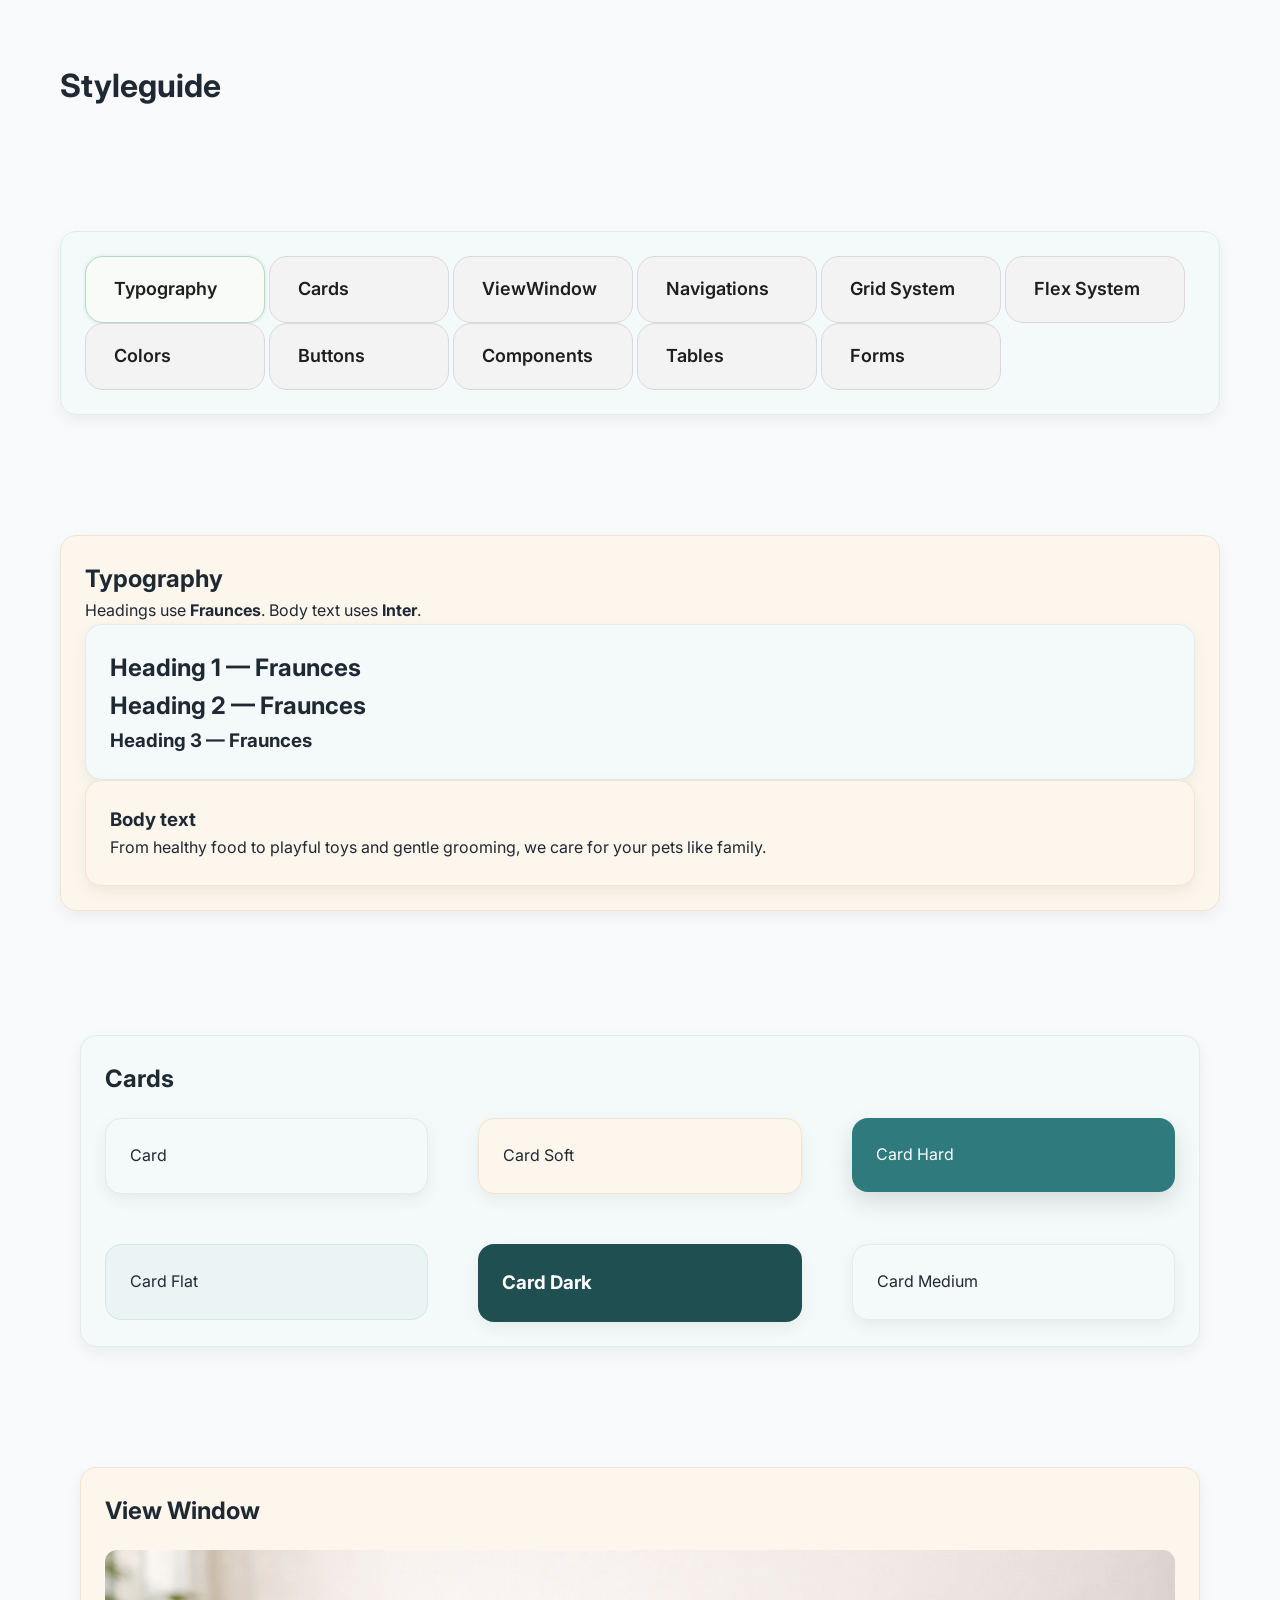
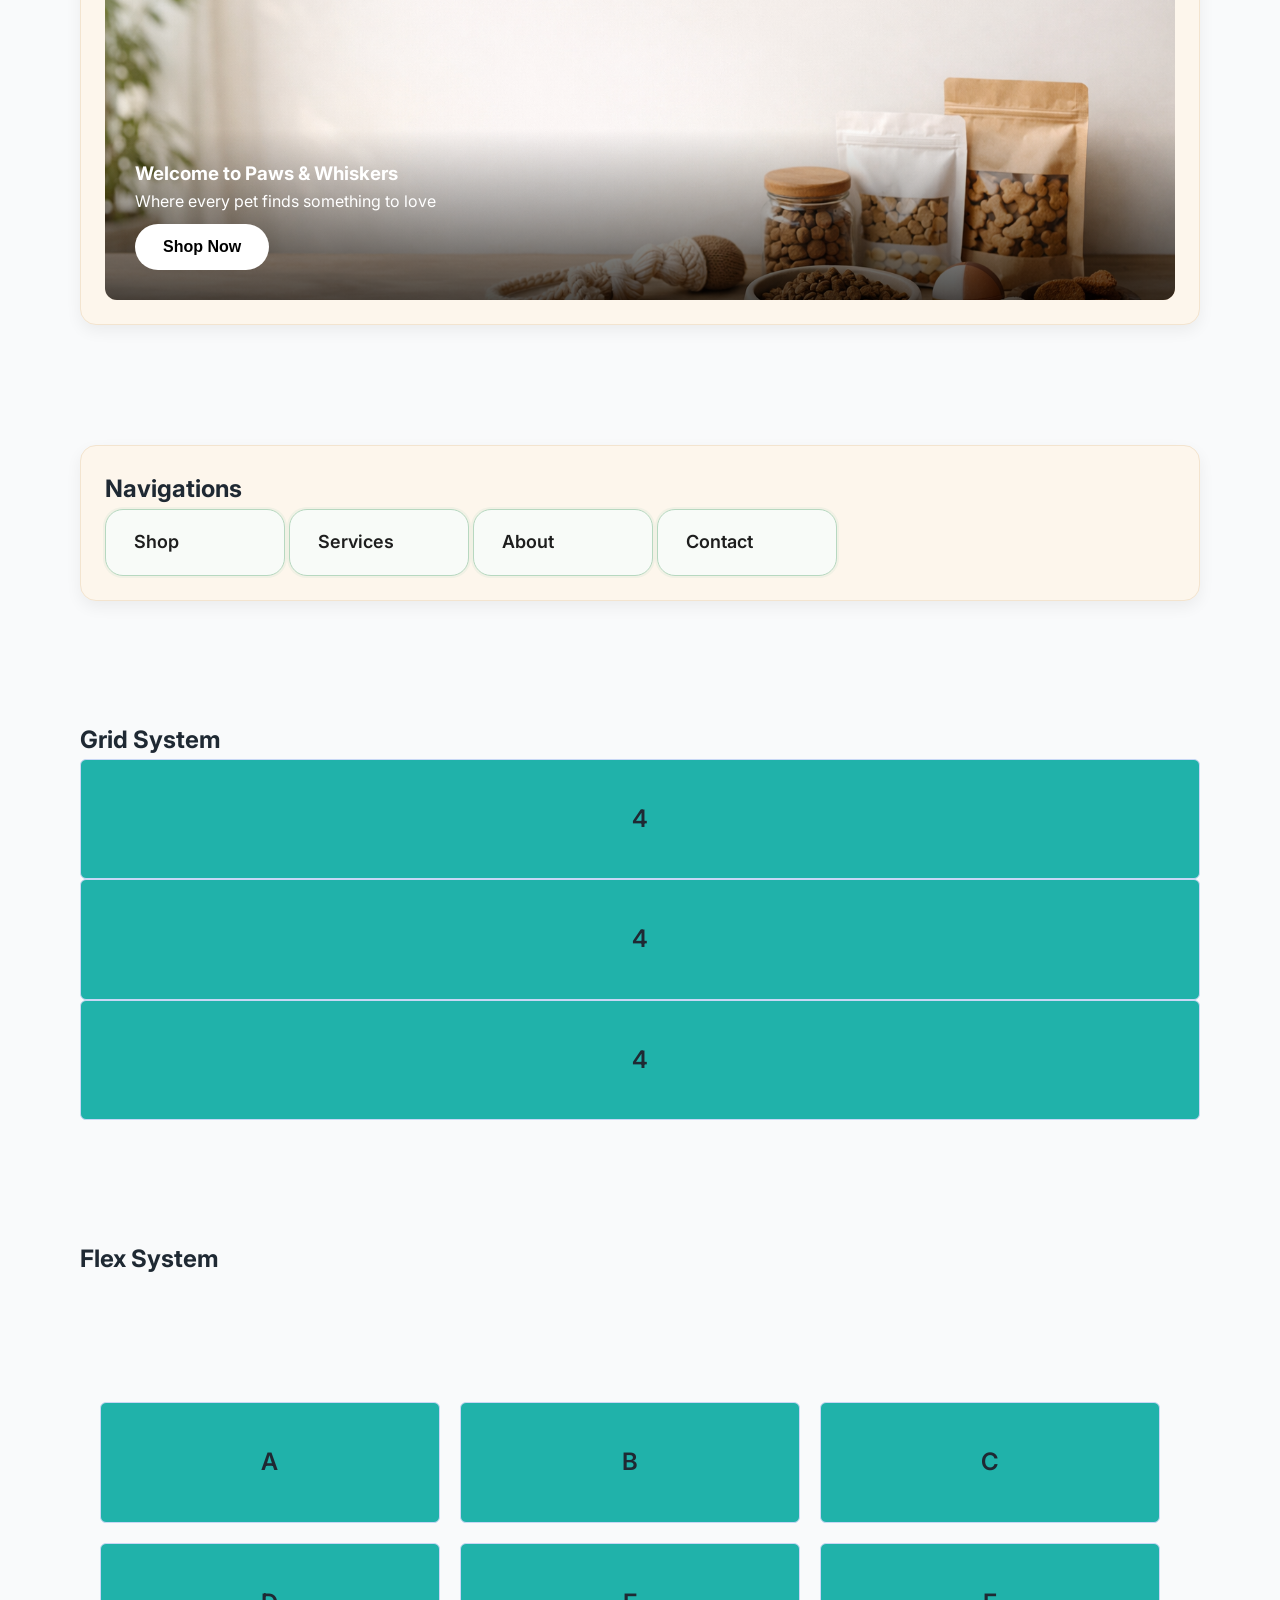
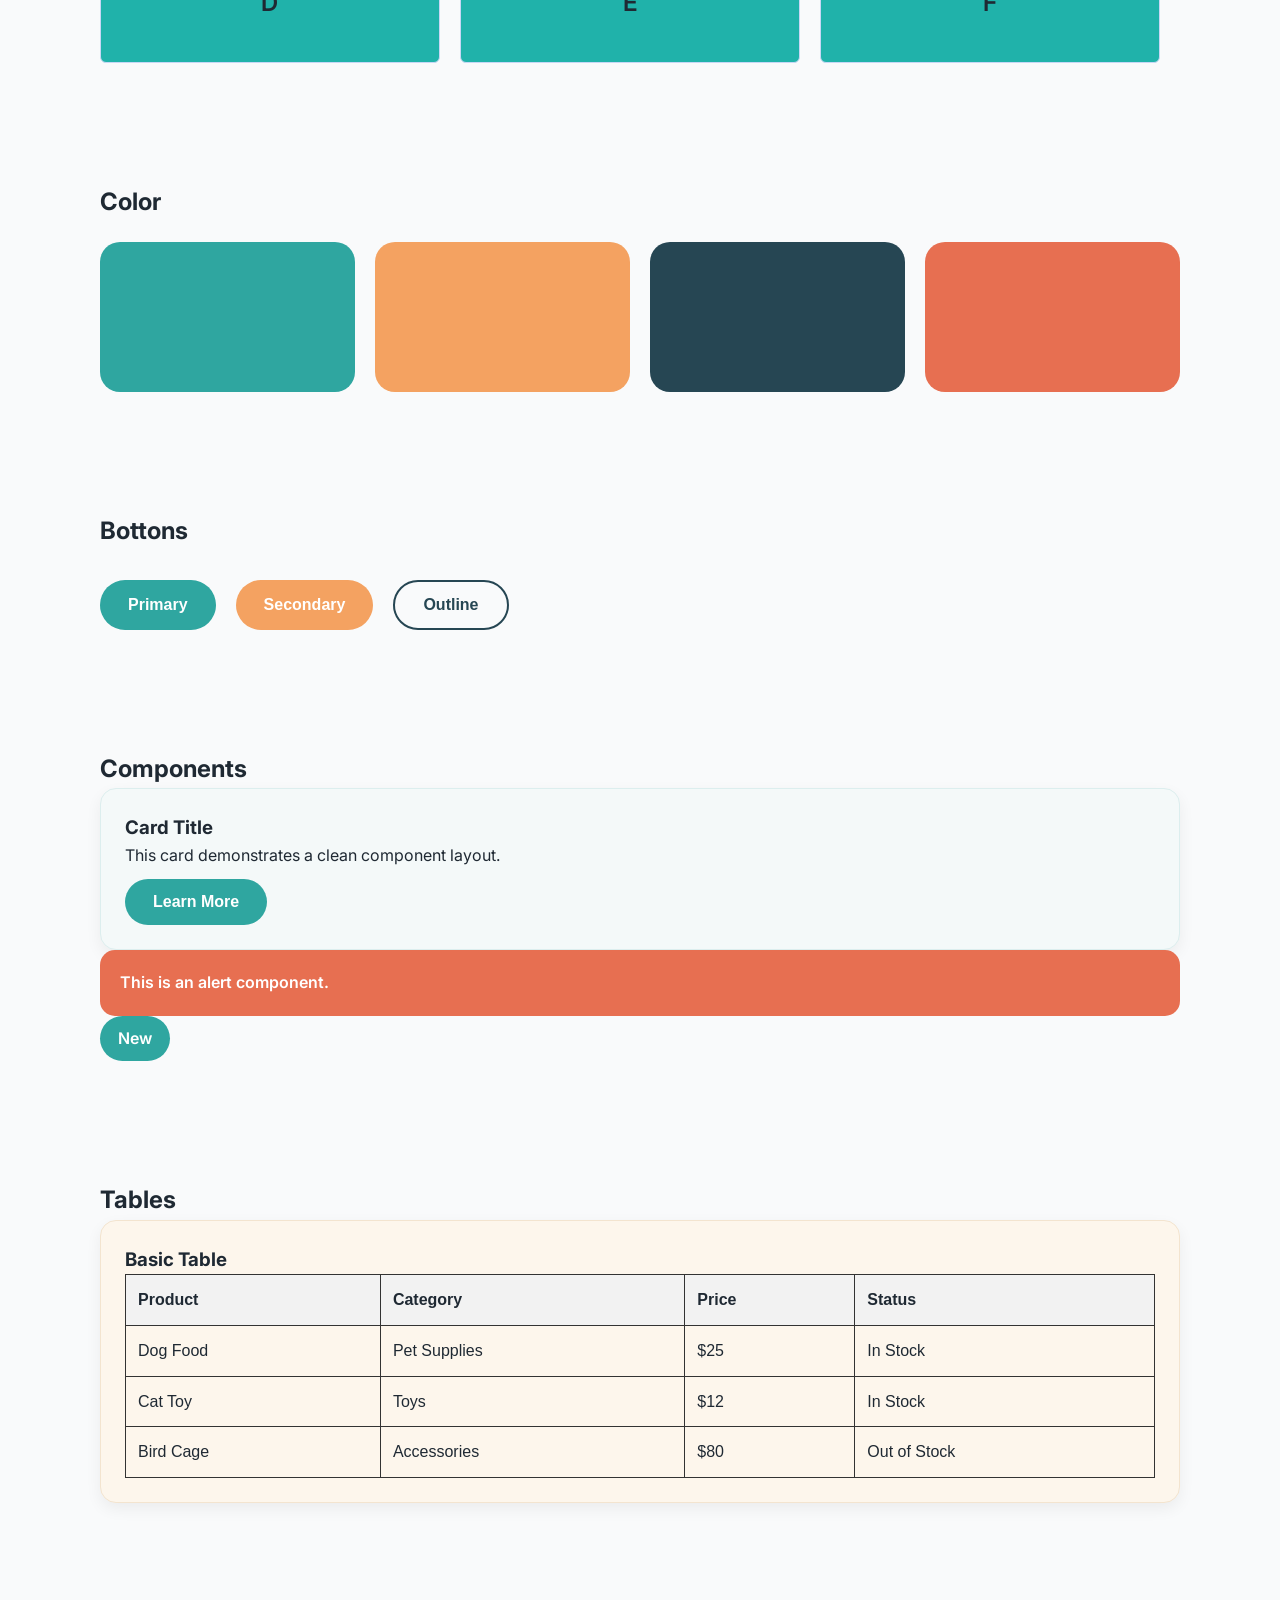
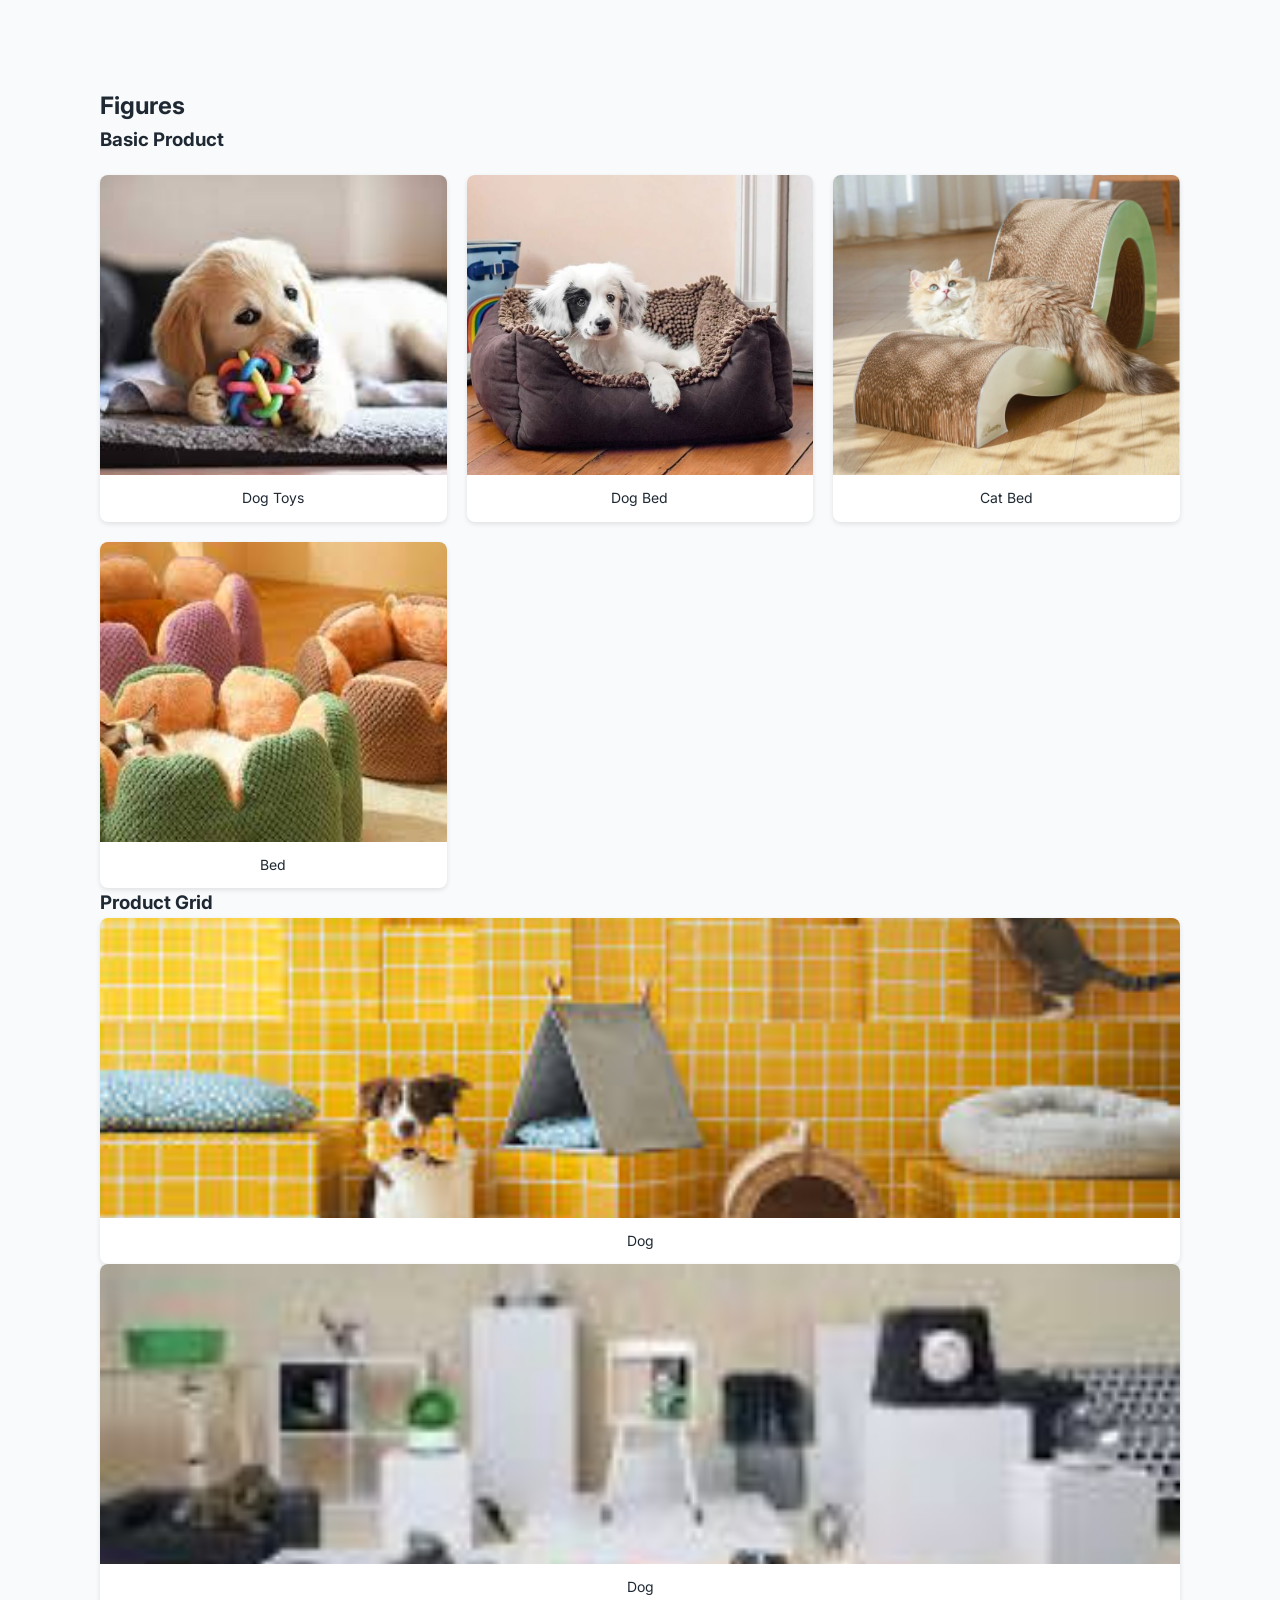
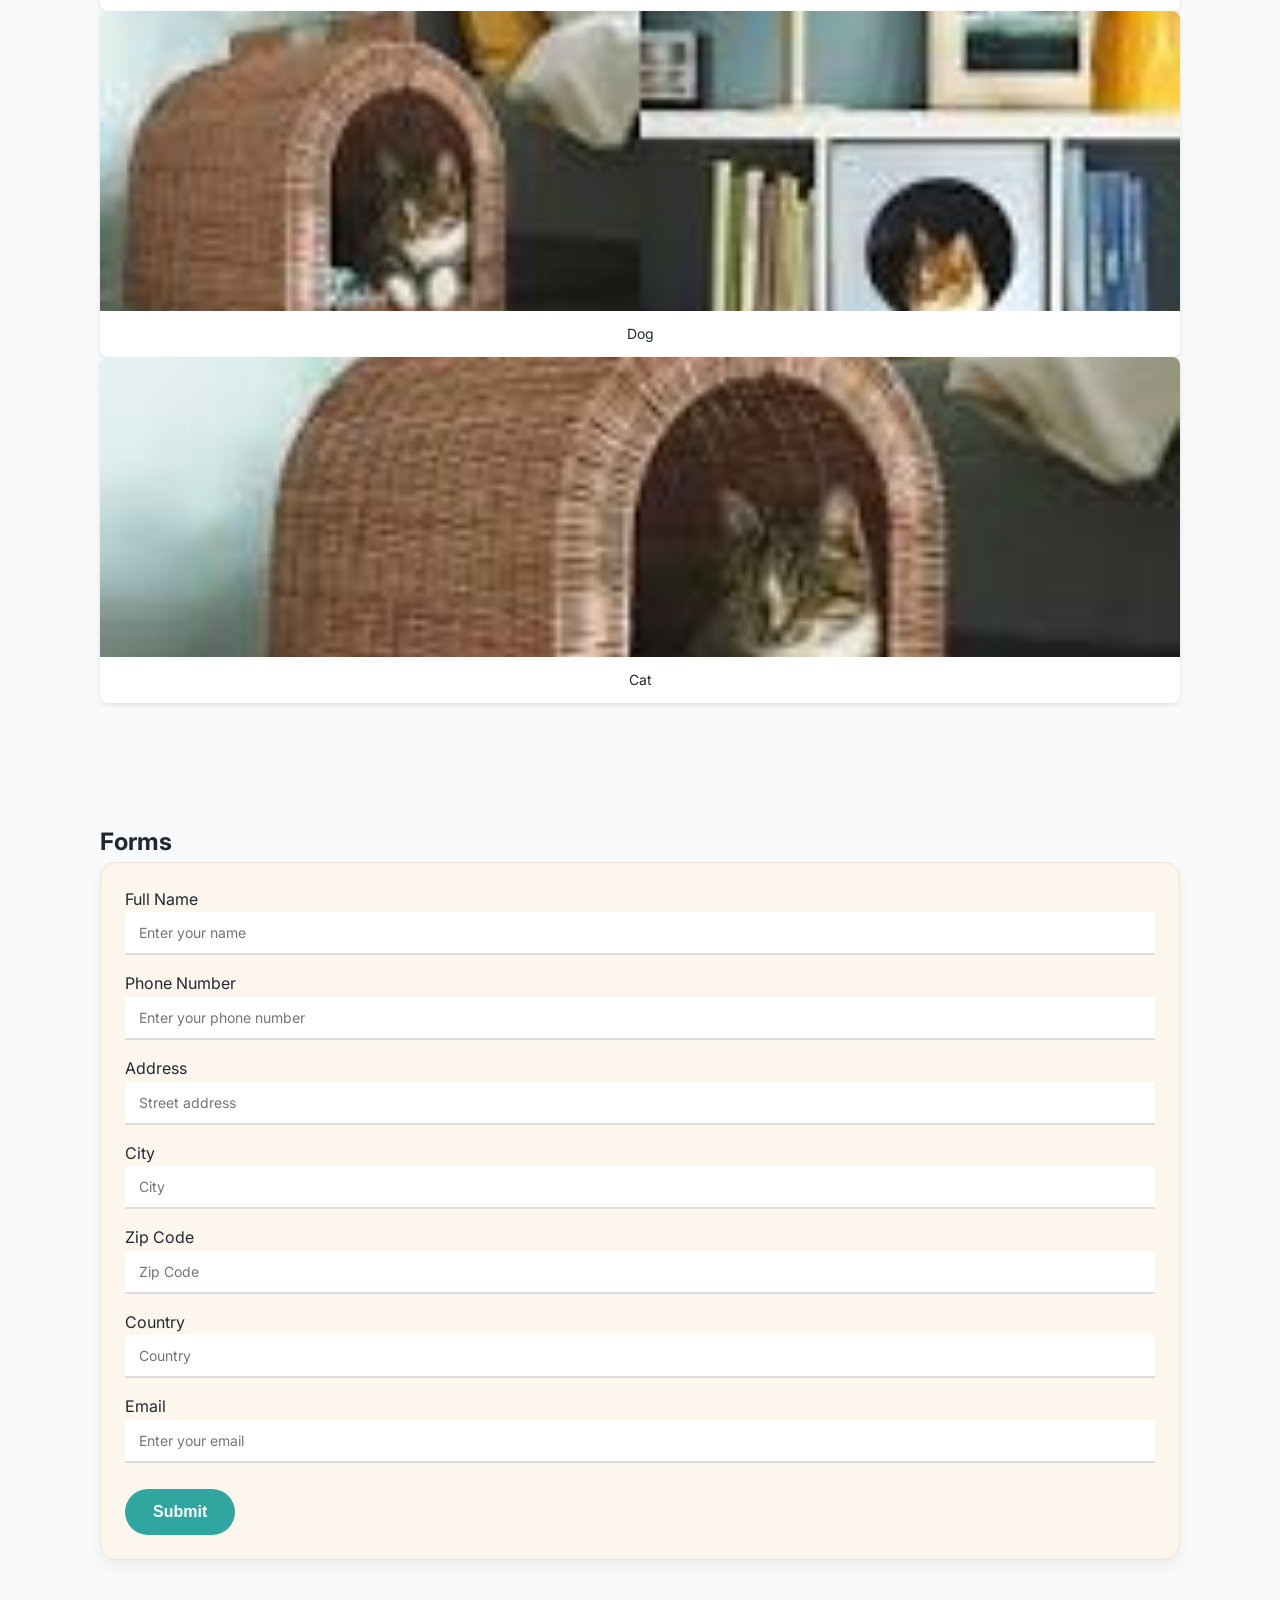
<file: aau/wnm608/gao.xiaohuan/styleguide/index.html>
<!DOCTYPE html>
<html lang="en">
<head>
  <meta charset="UTF-8" />
  <title>Paws & Whiskers Pet Store CSS Styleguide</title>

  <meta name="viewport" content="width=device-width, initial-scale=1.0" />

  <!--Fonts -->
  <link rel="preconnect" href="https://fonts.googleapis.com" />
  <link rel="preconnect" href="https://fonts.gstatic.com" crossorigin />
  <link
    href="https://fonts.googleapis.com/css2?family=Fraunces:wght@600;700&family=Inter:wght@400;500;600&display=swap"
    rel="stylesheet"
  />

  <link rel="stylesheet" href="../lib/css/styleguide.css" />
  <link rel="stylesheet" href="../lib/css/gridsystem.css" />
  <link rel="stylesheet" href="../css/storetheme.css" />
</head>
<body>

  <header>
    <div class="container nav">
      <h1 class="logo">Styleguide</h1>
      <nav>
      </nav>
    </div>
  </header>
	


	<div class="container" id="tableofcontents">
		<div class="card">
			<nav class="tab-nav">
    <ul>
      <a href="#typography" class="tab-link active">Typography</a>
      <a href="#cards" class="tab-link">Cards</a>
      <a href="#viewwindow" class="tab-link">ViewWindow</a>
      <a href="#navigations" class="tab-link">Navigations</a>
      <a href="#gridsystem" class="tab-link">Grid System</a>
      <a href="#flexsystem" class="tab-link">Flex System</a>
      <a href="#colors" class="tab-link">Colors</a>
      <a href="#buttons" class="tab-link">Buttons</a>
      <a href="#components" class="tab-link">Components</a>
      <a href="#tables" class="tab-link">Tables</a>
      <a href="#forms" class="tab-link">Forms</a>
    </ul>
  </nav>
</div>
</div>


<!-- TYPOGRAPHY -->
    <div class="container">
      <section class="card soft" id="typography">
        <h2>Typography</h2>
        <p class="muted">Headings use <b>Fraunces</b>. Body text uses <b>Inter</b>.</p>

        <div class="sg-grid">
          <div class="card">
            <h3 class="sg-subtitle"></h3>
            <h1>Heading 1 — Fraunces</h1>
            <h2>Heading 2 — Fraunces</h2>
            <h3>Heading 3 — Fraunces</h3>
          </div>

          <div class="card soft">
            <h3>Body text</h3>
            <p>
              From healthy food to playful toys and gentle grooming, we care for your pets like family.

		</div>
	</div>
</section>


<!-- Card -->

	<section class="container" id="cards">
  <div class="card">
    <h2>Cards</h2>

    <div class="grid gap">
      <div class="col-xs-12 col-md-4">
        <div class="card">Card</div>
      </div>

      <div class="col-xs-12 col-md-4">
        <div class="card soft">Card Soft</div>
      </div>

      <div class="col-xs-12 col-md-4">
        <div class="card hard">Card Hard</div>
      </div>

      <div class="col-xs-12 col-md-4">
        <div class="card flat">Card Flat</div>
      </div>

      <div class="col-xs-12 col-md-4">
        <div class="card dark">
          <h3>Card Dark</h3>
        </div>
      </div>

      <div class="col-xs-12 col-md-4">
        <div class="card medium">Card Medium</div>
      </div>
    </div>
  </div>
</section>


<!-- View Window -->
<section class="container">
  <div class="card soft view-window">

    <h2>View Window</h2>

    <div class="window">
      <img src="../img/window image.png" alt="Window Image">
      <div class="window-overlay">
        <h3>Welcome to Paws & Whiskers</h3>
        <p>Where every pet finds something to love</p>
        <button class="btn">Shop Now</button>
      </div>
    </div>
  </div>
</section>



<!-- NAVIGATIONS -->
<section class="container" id="navigations">
  <div class="card soft">
    
    <h2>Navigations</h2>
    
    <div class="navigations">
      <ul>
        <a href="#shop" class="tab-link active">Shop</a>
        <a href="#serivices" class="tab-link active">Services</a>
        <a href="#about" class="tab-link active">About</a>
        <a href="#contact" class="tab-link active">Contact</a>
      </ul>
    </div>
  </div>
</section>


<!-- Grid System -->
<section class="container" id="gridsystem">
  <div class="Grid System">

  	<h2>Grid System</h2>

	  <div class="col-4">4</div>
  	  <div class="col-4">4</div>
  	  <div class="col-4">4</div>
	</div>
 </section>


 <!-- Flex System -->
 <section class="container" id="flexsystem">
  <div class="Flex Grid">

	<h2>Flex System</h2>

	<section class="container" id="cards">

  <div class="flex-grid">
    <div class="col-4">A</div>
    <div class="col-4">B</div>
    <div class="col-4">C</div>

    <div class="col-4">D</div>
    <div class="col-4">E</div>
    <div class="col-4">F</div>
  </div>
</section>


<!-- Color -->
<section class="container" id="color">
  <div class="Color">

  	<h2>Color</h2>

  	<div class="color-grid">
    <div class="color-box color1"></div>
    <div class="color-box color2"></div>
    <div class="color-box color3"></div>
    <div class="color-box color4"></div>
  </div>
</section>


<!-- Bottons -->
<section class="container" id="buttons">
  <div class="Bottons">

  	<h2>Bottons</h2>

  	<div class="buttons">
    <button class="btn primary">Primary</button>
    <button class="btn secondary">Secondary</button>
    <button class="btn outline">Outline</button>
  </div>
</section>


<!-- Components -->
<section class="container" id="Components">
  <div class="Components">

  	<h2>Components</h2>

    <div class="card">
      <h3>Card Title</h3>
      <p>This card demonstrates a clean component layout.</p>
      <button class="btn primary">Learn More</button>
    </div>

 
    <div class="alert">
      This is an alert component.
    </div>

 
    <div class="badge">
      New
    </div>

  </div>
</section>



<!-- TABLE -->

<section class="container" id="table">
	<h2>Tables</h2>
  <div class="card soft">
  	<h3>Basic Table</h3>
  	<script>makeTable("table")</script>
  	<table class="lined-table">
  <thead>
    <tr>
      <th>Product</th>
      <th>Category</th>
      <th>Price</th>
      <th>Status</th>
    </tr>
  </thead>
  <tbody>
    <tr>
      <td>Dog Food</td>
      <td>Pet Supplies</td>
      <td>$25</td>
      <td>In Stock</td>
    </tr>
    <tr>
      <td>Cat Toy</td>
      <td>Toys</td>
      <td>$12</td>
      <td>In Stock</td>
    </tr>
    <tr>
      <td>Bird Cage</td>
      <td>Accessories</td>
      <td>$80</td>
      <td>Out of Stock</td>
    </tr>
  </tbody>
</table>
</section>


<!-- Figures -->
<section class="container" id="cards">
  <h2>Figures</h2>
  <h3>Basic Product</h3>

  <div class="grid">
    
    <figure class="figure product">
      <img src="../img/dog toys.jpg" alt="Dog Toys">
      <figcaption>Dog Toys</figcaption>
    </figure>

    <figure class="figure product">
      <img src="../img/dog bed.jpg" alt="Dog Bed">
      <figcaption>Dog Bed</figcaption>
    </figure>

    <figure class="figure product">
      <img src="../img/cat bed.jpg" alt="Cat Bed">
      <figcaption>Cat Bed</figcaption>
    </figure>

    <figure class="figure product">
      <img src="../img/bed.jpg" alt="Bed">
      <figcaption>Bed</figcaption>
    </figure>
  </div>

  <h3>Product Grid</h3>
  <figure class="figure product">
      <img src="../img/dog 1.jpg" alt="Dog">
      <figcaption>Dog</figcaption>
    </figure>

   <figure class="figure product">
      <img src="../img/dog 2.jpg" alt="Dog">
      <figcaption>Dog</figcaption>
    </figure>

    <figure class="figure product">
      <img src="../img/cat 1.jpg" alt="Cat">
      <figcaption>Dog</figcaption>
    </figure>

    <figure class="figure product">
      <img src="../img/cat 2.jpg" alt="Cat">
      <figcaption>Cat</figcaption>
    </figure>
   </div>


<!-- Forms -->
   <!-- Forms -->
<div class="container" id="forms">
  <h2>Forms</h2>

  <div class="card soft">
    <form>

      <label for="name">Full Name</label>
      <input type="text" id="name" placeholder="Enter your name" class="form-input">

      <label for="phone">Phone Number</label>
      <input type="tel" id="phone" placeholder="Enter your phone number" class="form-input">

      <label for="address">Address</label>
      <input type="text" id="address" placeholder="Street address" class="form-input">

      <label for="city">City</label>
      <input type="text" id="city" placeholder="City" class="form-input">

      <label for="zip">Zip Code</label>
      <input type="text" id="zip" placeholder="Zip Code" class="form-input">

      <label for="country">Country</label>
      <input type="text" id="country" placeholder="Country" class="form-input">

      <label for="email">Email</label>
      <input type="email" id="email" placeholder="Enter your email" class="form-input">

      <button type="submit" class="btn primary">Submit</button>
    </form>
  </div>
</div>
        </div>
   </div>
</section>


</body>
</html>
</file>
<file: aau/wnm608/gao.xiaohuan/lib/css/styleguide.css>
/* --------------------
   Base Styles
--------------------- */

* {
  box-sizing: border-box;
  margin: 0;
  padding: 0;
}

body {
  font-family: "Inter", sans-serif;
  color: #1f2933;
  background-color: #f9fafb;
  line-height: 1.6;
}

.container {
  max-width: 1100px;
  margin: 0 auto;
  padding: 0 20px;
}

/* --------------------
   Header & Navigation
--------------------- */

/* Header */
.styleguide-header {
  background: #f5f5f5;
  padding: 28px 0;
}

/* Container */
.container {
  max-width: 1200px;
  margin: 0 auto;
  padding: 0 24px;
}

/* Nav layout */
.tab-nav {
  display: flex;
  flex-wrap: wrap;
  gap: 24px;
  row-gap: 6px;
  align-items: center;
}

/* Nav buttons */
.tab-link {
  display: inline-block;
  padding: 18px 28px;
  min-width: 180px;
  border: 1px solid #d9d9d9;
  border-radius: 18px;
  background: #f3f3f3;
  color: #1e1e1e;
  font-family: "Inter", sans-serif;
  font-size: 18px;
  font-weight: 600;
  text-decoration: none;
  transition: all 0.2s ease;
}

/* Hover */
.tab-link:hover {
  background: #ffffff;
  border-color: #bfc7c2;
}

/* Active tab */
.tab-link.active {
  background: #f8fbf8;
  border-color: #b7d8c0;
  box-shadow: 0 0 0 2px rgba(183, 216, 192, 0.18);
}

/* Mobile */
@media (max-width: 768px) {
  .tab-link {
    min-width: 140px;
    padding: 14px 20px;
    font-size: 16px;
  }
}


/* --------------------
   Hero Section
--------------------- */

.hero {
  background: #e0f2fe;
  padding: 80px 0;
  text-align: center;
}

.hero h2 {
  font-family: "Fraunces", serif;
  font-size: 2.5rem;
  margin-bottom: 16px;
}

.hero p {
  max-width: 600px;
  margin: 0 auto 24px;
  color: #374151;
}

.btn-primary {
  display: inline-block;
  background: #0ea5e9;
  color: white;
  padding: 12px 24px;
  border-radius: 8px;
  text-decoration: none;
  font-weight: 600;
}

.btn-primary:hover {
  background: #0284c7;
}

/* --------------------
   Features Section
--------------------- */

.features {
  display: grid;
  grid-template-columns: repeat(3, 1fr);
  gap: 24px;
  margin: 80px auto;
}

.feature-card {
  background: white;
  padding: 24px;
  border-radius: 12px;
  box-shadow: 0 10px 20px rgba(0, 0, 0, 0.05);
  text-align: center;
}

.feature-card h3 {
  margin-bottom: 10px;
  font-size: 1.2rem;
}

/* --------------------
   Newsletter Section
--------------------- */

.newsletter {
  background: #111827;
  color: white;
  padding: 60px 0;
  text-align: center;
}

.newsletter h2 {
  font-family: "Fraunces", serif;
  margin-bottom: 10px;
}

.newsletter p {
  margin-bottom: 20px;
  color: #d1d5db;
}

.newsletter form {
  display: flex;
  justify-content: center;
  gap: 10px;
  flex-wrap: wrap;
}

.newsletter input {
  padding: 12px;
  border-radius: 6px;
  border: none;
  width: 250px;
}

.newsletter button {
  padding: 12px 20px;
  border-radius: 6px;
  border: none;
  background: #38bdf8;
  color: #111827;
  font-weight: 600;
  cursor: pointer;
}

.newsletter button:hover {
  background: #0ea5e9;
  color: white;
}

/* --------------------
   Footer
--------------------- */

footer {
  text-align: center;
  padding: 20px;
  font-size: 0.9rem;
  color: #6b7280;
}


/* --------------------
  Table
--------------------- */
.lined-table {
  width: 100%;
  border-collapse: collapse; 
  font-family: Arial, sans-serif;
}

.lined-table th,
.lined-table td {
  border: 1px solid #333; 
  padding: 12px;
  text-align: left;
}

.lined-table thead {
  background-color: #f2f2f2;
}


/* --------------------
  Figure
--------------------- */

.figure.product {
  border-radius: 0.5em;
  box-shadow: 0 2px 5px rgba(0,0,0,0.1);
  overflow: hidden;
  background: #fff;
}

.figure.product img {
  width: 100%;
  height: 300px;          
  object-fit: cover;      
  display: block;
}

/* --------------------
  View Window
--------------------- */
.view-window {
  padding: 30px;
}

.window {
  position: relative;
  border-radius: 12px;
  overflow: hidden;
  margin-top: 20px;
}

.window img {
  width: 100%;
  height: 350px;
  object-fit: cover;
  display: block;
}

.window-overlay {
  position: absolute;
  bottom: 0;
  left: 0;
  width: 100%;
  padding: 30px;

  background: linear-gradient(to top, rgba(0,0,0,0.7), transparent);
  color: white;
}

.btn {
  margin-top: 10px;
  padding: 8px 16px;
  border: none;
  background: white;
  color: black;
  cursor: pointer;
  border-radius: 5px;
}


/* --------------------
  Color
--------------------- */

.container {
  padding: 40px;
  max-width: 1200px;
  margin: 0 auto;
}

.color-grid {
  display: grid;
  grid-template-columns: repeat(4, 1fr);
  gap: 20px;
  margin-top: 20px;
}


.color-box {
  height: 150px;
  border-radius: 20px;
}


.color1 { background: #2FA6A0; }
.color2 { background: #F4A261; }
.color3 { background: #264653; }
.color4 { background: #E76F51; }


/* --------------------
 Bottons
--------------------- */

.container {
  padding: 40px;
  max-width: 1200px;
  margin: 0 auto;
}

.buttons {
  display: flex;
  gap: 20px;
  margin-top: 20px;
}

.btn {
  padding: 14px 28px;
  font-size: 16px;
  font-weight: 600;
  border-radius: 30px;
  cursor: pointer;
  transition: 0.3s ease;
  border: none;
}

.primary {
  background: #2FA6A0;
  color: white;
}

.primary:hover {
  background: #248c87;
}

.secondary {
  background: #F4A261;
  color: white;
}

.secondary:hover {
  background: #e38c48;
}

.outline {
  background: transparent;
  border: 2px solid #264653;
  color: #264653;
}

.outline:hover {
  background: #264653;
  color: white;
}



/* --------------------
Components
--------------------- */

.components-grid {
  display: grid;
  grid-template-columns: repeat(auto-fit, minmax(250px, 1fr));
  gap: 30px;
  margin-top: 20px;
}

.card {
  padding: 30px;
  border-radius: 20px;
  background: #f5f5f5;
  box-shadow: 0 8px 20px rgba(0,0,0,0.05);
}

.alert {
  padding: 20px;
  background: #E76F51;
  color: white;
  border-radius: 15px;
  font-weight: 600;
}

.badge {
  display: inline-block;
  padding: 10px 18px;
  background: #2FA6A0;
  color: white;
  border-radius: 50px;
  font-weight: 600;
}



/* ---------------------
   Forms
--------------------- */

.form-input {
  display: block;
  width: 100%;
  padding: 12px 14px;

  background-color: #ffffff;
  border: none;
  border-bottom: 2px solid #ddd;

  font-family: 'Inter', sans-serif;
  font-size: 14px;
  color: #333;

  outline: none;
  transition: border-color 0.3s ease;
  margin-bottom: 16px;
}

.form-input:focus {
  border-bottom-color: #7a9e7e; /* soft green accent */
}
</file>
<file: aau/wnm608/gao.xiaohuan/lib/css/gridsystem.css>
/*  Grid System */


.grid{
  display:grid;
  grid-template-columns:repeat(12,1fr);
}



.grid.gap{
  gap:50px;
}


.col-4{
  grid-column:span 4;
  background:#e9f2ff;
  padding:30px;
  text-align:center;
  border:1px solid #c8d7f5;
  border-radius:6px;
  font-weight:600;
}

 /* Flex Grid */

.container {
  padding: 40px;
}

.flex-grid {
  display: flex;
  flex-wrap: wrap; 
  gap: 20px;
}

.col-4 {
  flex: 0 0 calc(33.333% - 20px); 
  background: lightseagreen;
  padding: 40px;
  text-align: center;
  font-size: 24px;
  box-sizing: border-box;
}
</file>
<file: aau/wnm608/gao.xiaohuan/css/storetheme.css>
/* =========================
   CARD SYSTEM
   ========================= */

/* Base Card */
.card {
  background: #F4F9F9;
  border: 1px solid #DCEEEE;
  border-radius: 16px;
  padding: 24px;
  box-shadow: 0 6px 16px rgba(0,0,0,0.06);
  transition: all 0.2s ease;
}

.card:hover {
  transform: translateY(-4px);
  box-shadow: 0 12px 24px rgba(0,0,0,0.08);
}

/* Soft Card */
.card.soft {
  background: #FDF6EC;   
  border: 1px solid #F3E4CF;
}

/* Hard Card */
.card.hard {
  background: #2F7A7C;
  color: #ffffff;
  border: none;
  box-shadow: 0 10px 24px rgba(0,0,0,0.12);
}

/* Flat Card */
.card.flat {
  background: #EAF4F4;
  box-shadow: none;
  border: 1px solid #D5E8E8;
}

/* Dark Card */
.card.dark {
  background: #1F4F51;
  color: #ffffff;
  border: none;
}
  color: #ffffff;
}

/* Medium Card */
.card.medium {
  background: #DFF1F1;
  border: 1px solid #C8E6E6;
}

.grid {
  display: grid;
  grid-template-columns: repeat(auto-fit, minmax(250px, 1fr));
  gap: 24px;
}

#cards {
  margin-top: 64px;
}



/* --------------------
  Figure Product
--------------------- */

.container {
  padding: 60px 20px;
}

/* Grid wrapper */
.grid {
  display: grid;
  grid-template-columns: repeat(3, 1fr);
  gap: 20px;
  margin-top: 20px;
}

/* Product figure styling */
.figure.product {
  border-radius: 0.5em;
  box-shadow: 0 2px 5px rgba(0,0,0,0.1);
  overflow: hidden;
  position: relative;
  background: #fff;
}

.figure.product img {
  width: 100%;
  display: block;
}

/* Caption styling */
.figure.product figcaption {
  padding: 12px;
  text-align: center;
  font-size: 14px;
}

.figure.product{
  border-radius: 0.5em;
  box-shadow: 0 2px 5px rgba(0, 0, 0, 0.1);
}
</file>
